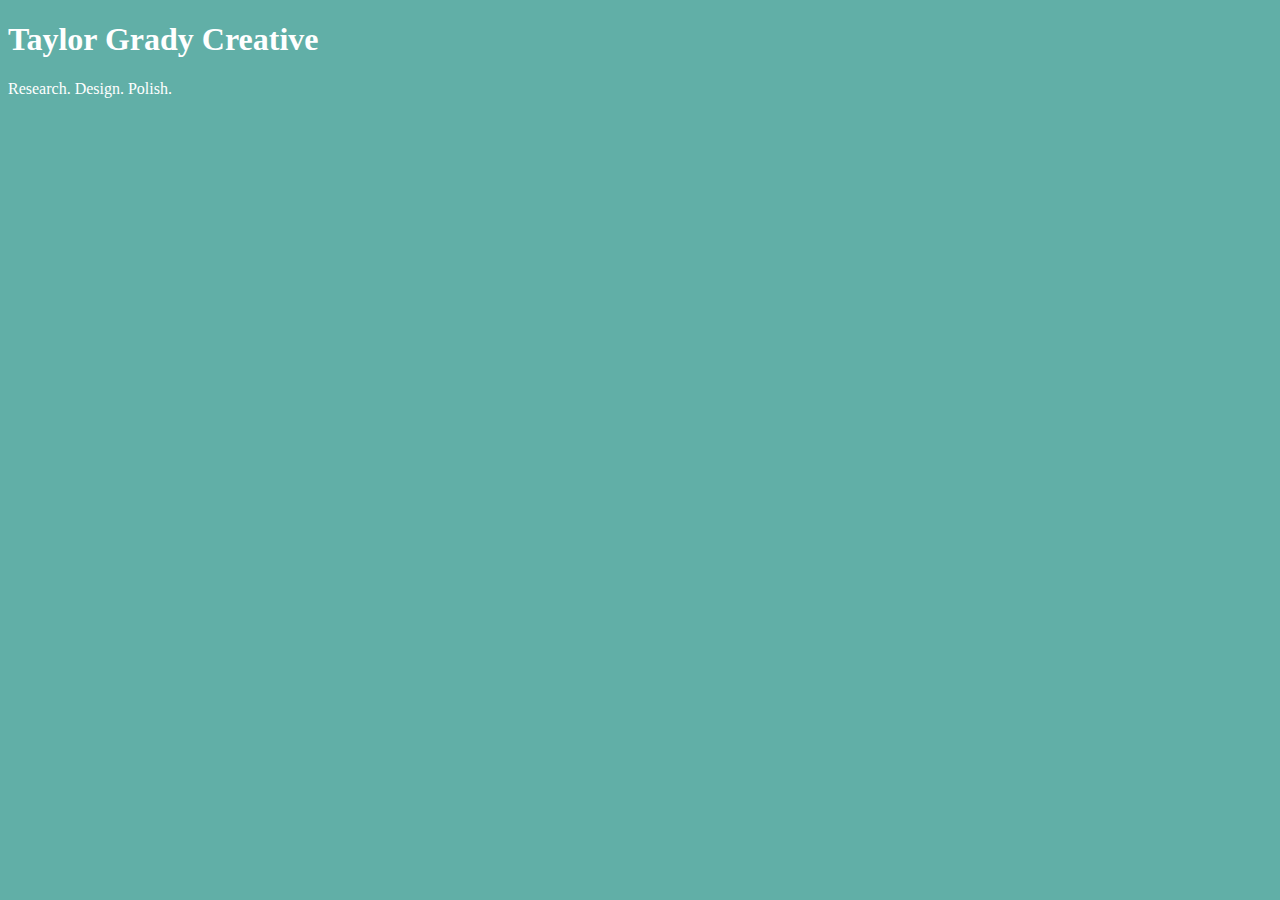
<file: unit 1/index.html>
<!DOCTYPE html>
<html>
	<head>
		<title>Taylor Grady Creative</title>
		<link rel="stylesheet" type="text/css" href="css/style.css">
	</head>
	<body>
		<h1>Taylor Grady Creative</h1>
		<p>Research. Design. Polish.</p>
	</body>
</html>
</file>
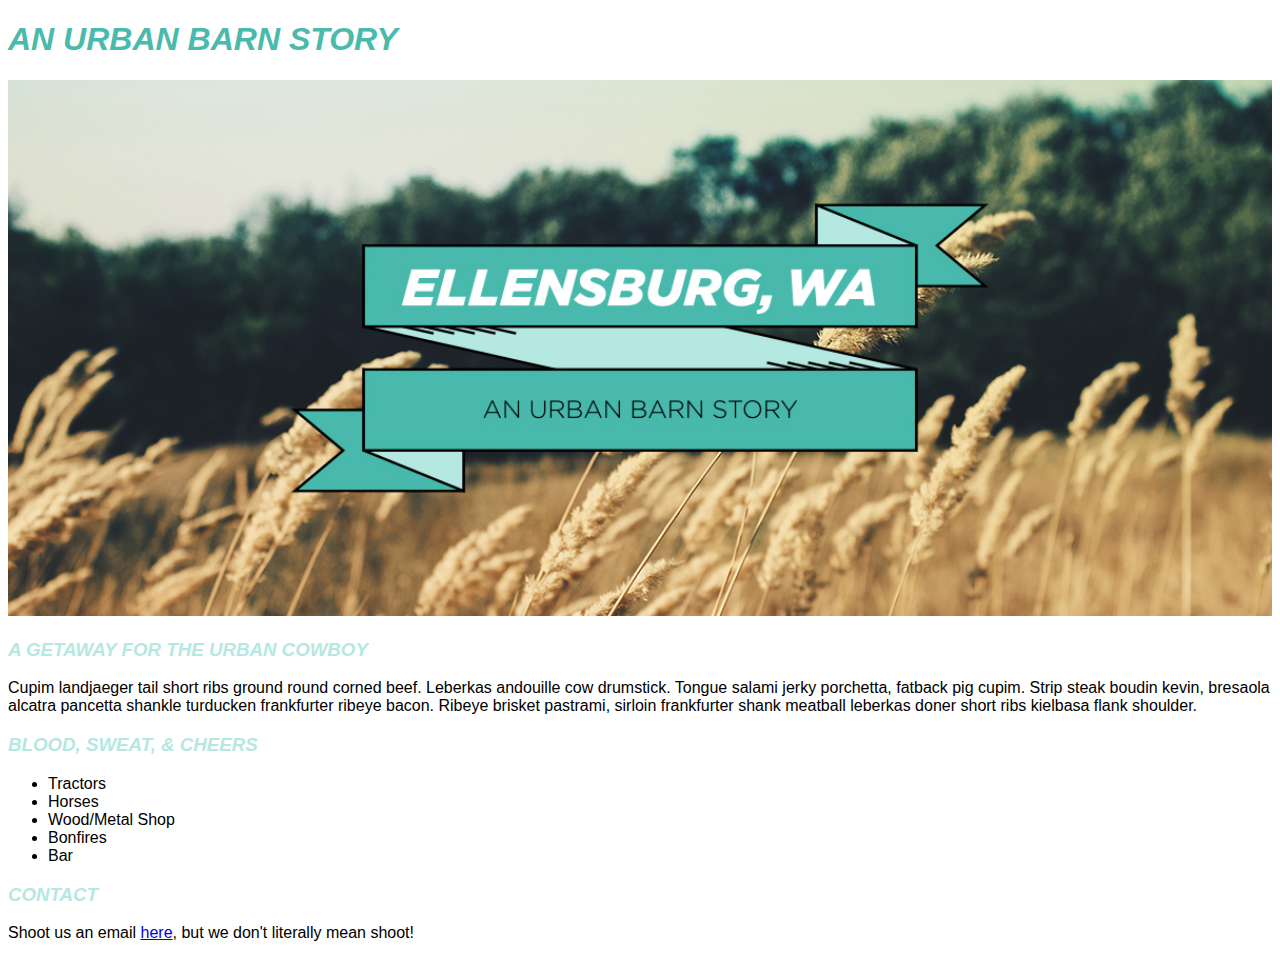
<file: unit_3/index.html>
<!DOCTYPE html>

<html>

<head>
	<link rel="stylesheet" type="text/css" href="css/style.css">
	<title>Urban Barn Story</title>
</head>

<body>	
	<h1 id="slogan">An Urban Barn Story</h1>
	      <img src="images/Ellensburg_WA_Banner.jpg"
           alt="Wheat Field in the Wind"
           title="Wheat field">
	
	<h3>
	A Getaway for the Urban Cowboy
	</h3>
		<p>Cupim landjaeger tail short ribs ground round corned beef. Leberkas andouille cow drumstick. Tongue salami jerky porchetta, fatback pig cupim. Strip steak boudin kevin, bresaola alcatra pancetta shankle turducken frankfurter ribeye bacon. Ribeye brisket pastrami, sirloin frankfurter shank meatball leberkas doner short ribs kielbasa flank shoulder.</p>
	
	<h3>Blood, Sweat, & Cheers</h3>
		<ul>
			<li>Tractors</li>
			<li>Horses</li>
			<li>Wood/Metal Shop</li>
			<li>Bonfires</li>
			<li>Bar</li>
		</ul>

	<h3>Contact</h3>
		<p>Shoot us an email <a href="mailto:taylorgradycreative@gmail.com">here</a>, but we don't literally mean shoot!</p>

</body>

</html>
</file>
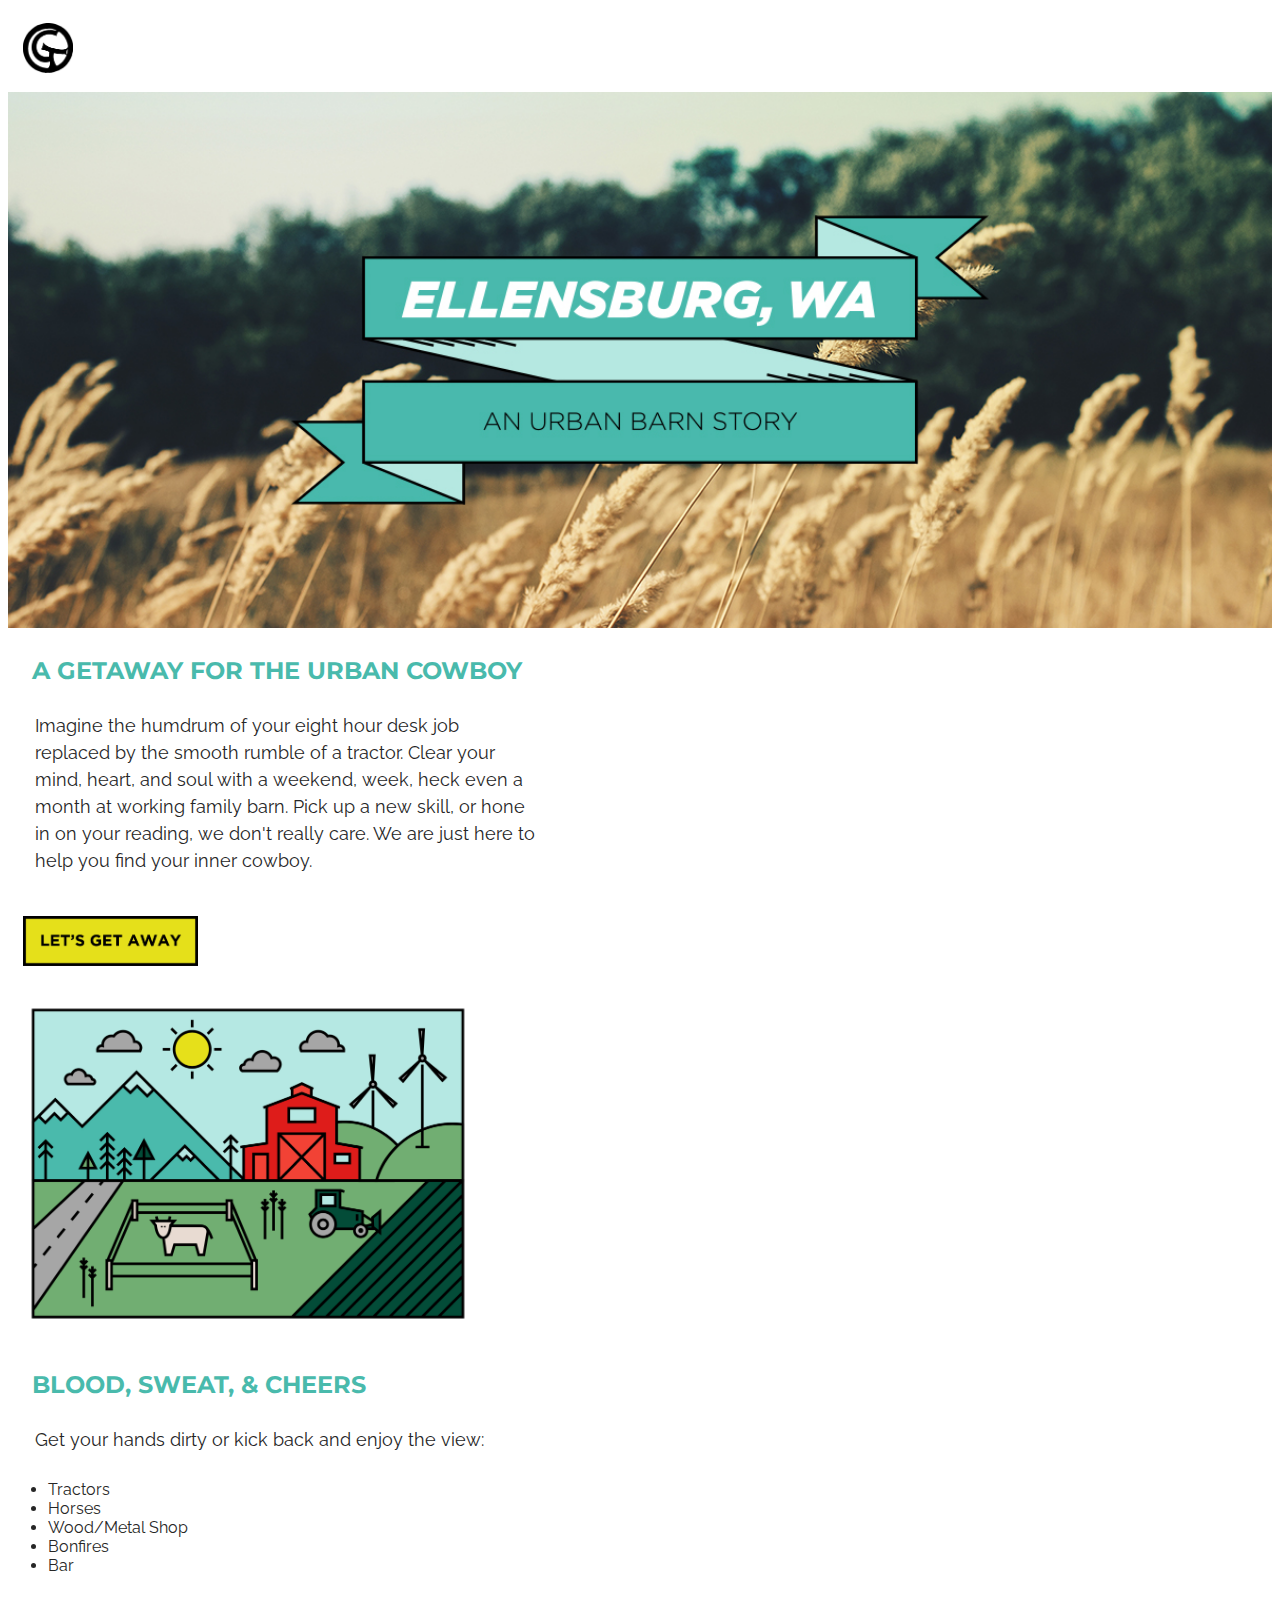
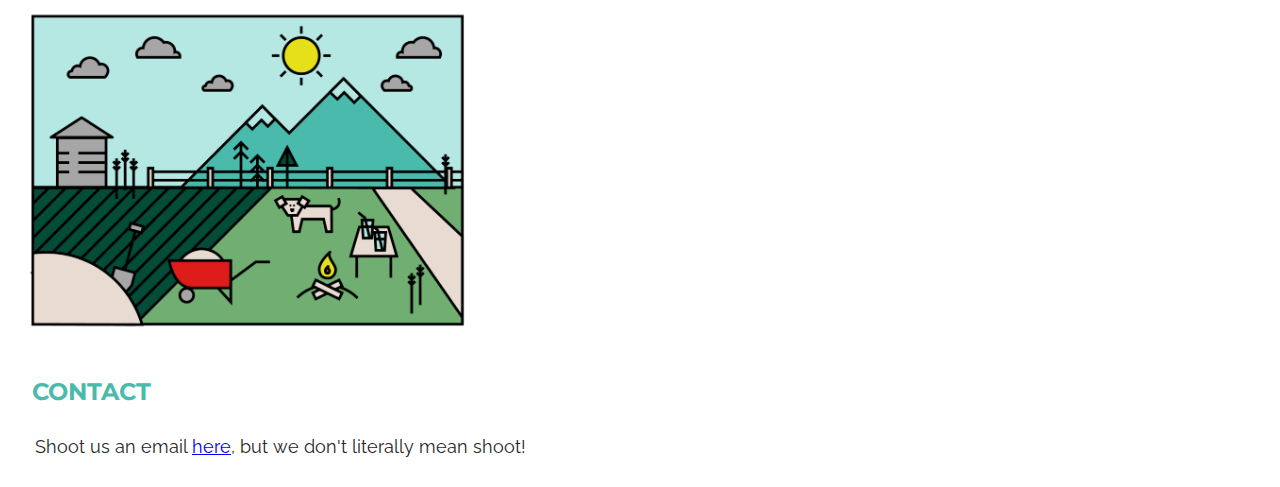
<file: unit_4/index.html>
<!DOCTYPE html>

<html>

<head>
	<link rel="stylesheet" type="text/css" href="css/style.css">
	<title>Urban Barn Story</title>
</head>

<body>	
	
	<img src="images/GT_Farms_Logo.png" style="width:50px;height:50px;margin:15px">
	<img src="images/Ellensburg_WA_Banner.jpg"
          alt="Wheat Field in the Wind"
          title="Wheat field">
	<h1>A Getaway for the Urban Cowboy</h1>
	 <p>Imagine the humdrum of your eight hour desk job replaced by the smooth rumble of a tractor. Clear your mind, heart, and soul with a weekend, week, heck even a month at working family barn. Pick up a new skill, or hone in on your reading, we don't really care. We are just here to help you find your inner cowboy.</p>
	 <img src="images/Lets_Get_Away_Button.png" style="width:175px;height:auto;margin:15px">
	 <br>
	 <img src="images/Ellensburg_illustration-01.jpg" style="width:450px;height:auto;margin:15px">
	<br>
	<h1>Blood, Sweat, & Cheers</h1>
	 <p>Get your hands dirty or kick back and enjoy the view:</p>
	 <ul>
	  <li>Tractors</li>
	  <li>Horses</li>
	  <li>Wood/Metal Shop</li>
	  <li>Bonfires</li>
	  <li>Bar</li>
	 </ul>
	 <img src="images/Ellensburg_illustration-02.jpg" style="width:450px;height:auto;margin:15px">
	 <br>
	<h1>Contact</h1>
	 <p>Shoot us an email <a href="mailto:taylorgradycreative@gmail.com">here</a>, but we don't literally mean shoot!</p>

</body>

</html>
</file>
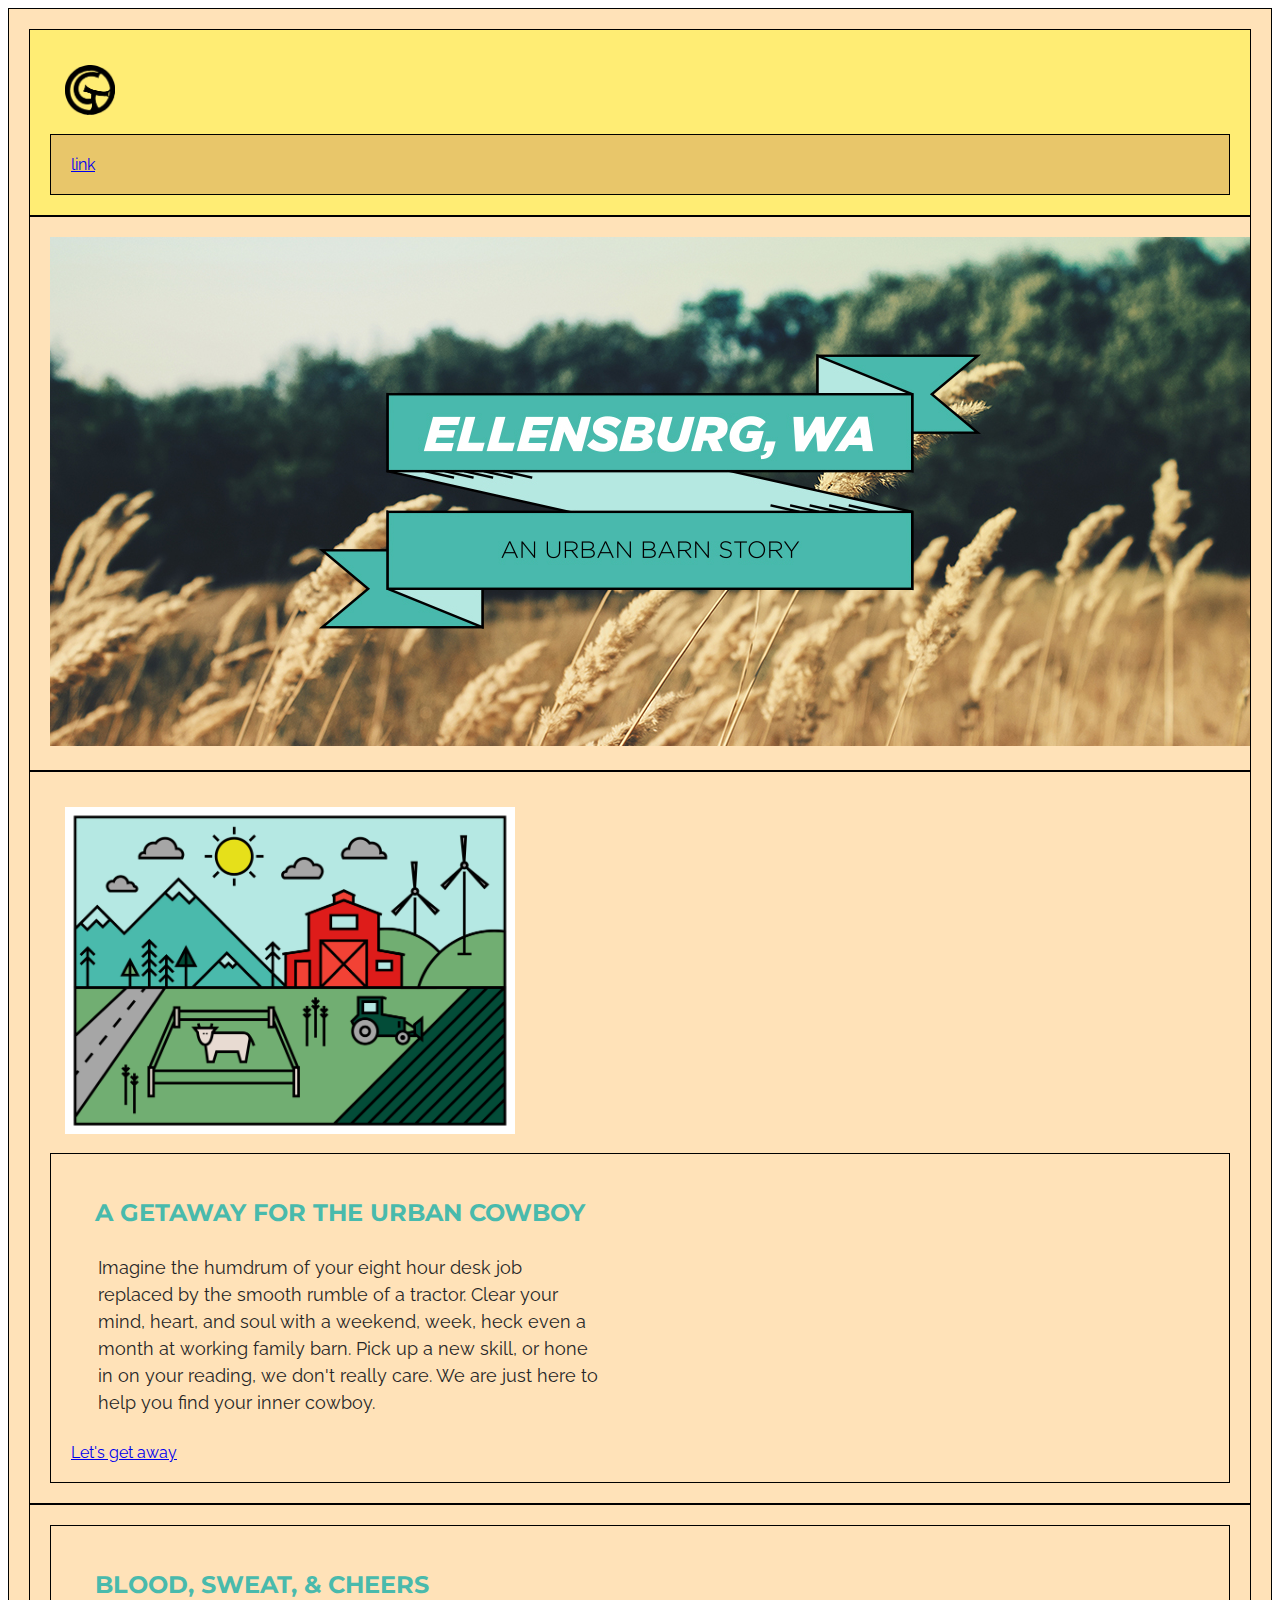
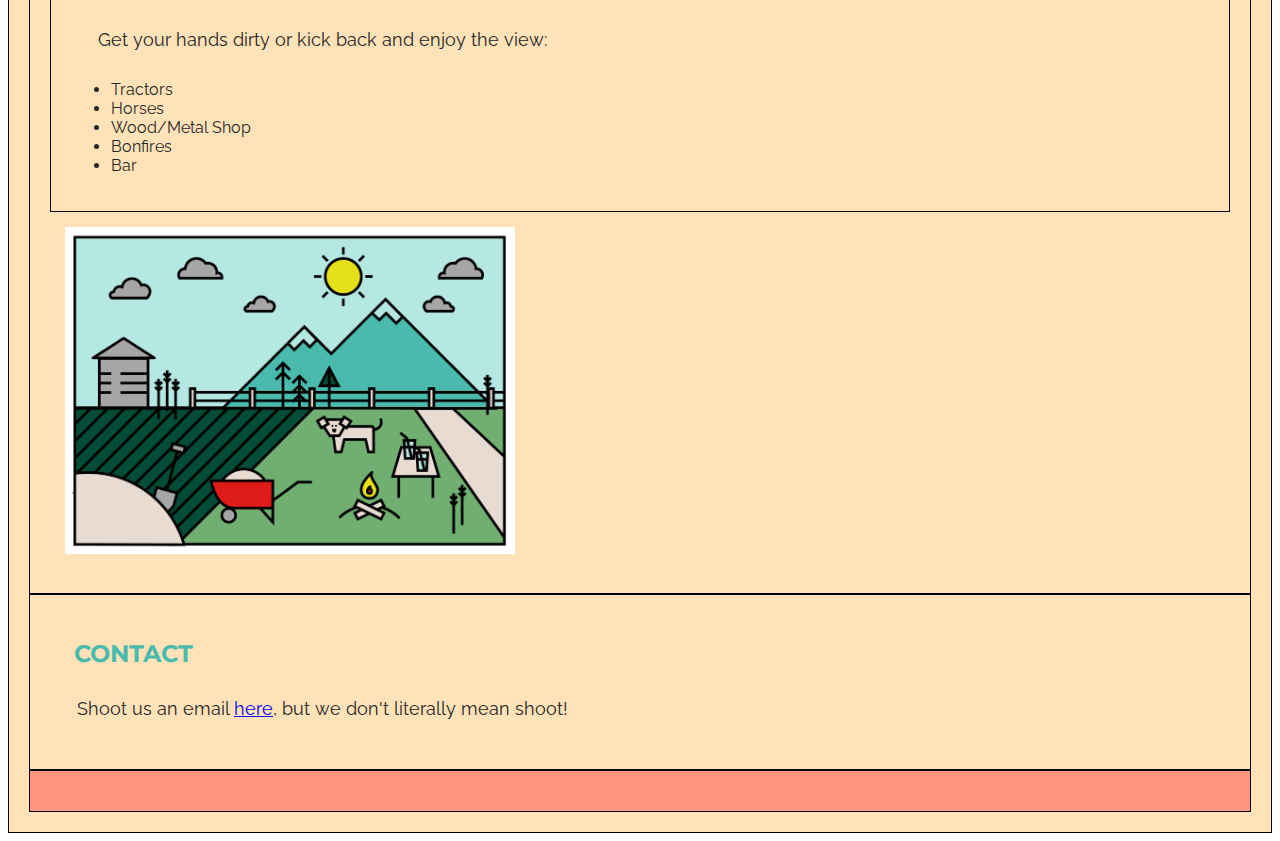
<file: unit_5/index.html>
<!DOCTYPE html>
<html>
<head>
	<title>Urban Barn Story</title>
	<link rel="stylesheet" type="text/css" href="css/style.css">
</head>
<body>
	<div id="wrapper">
		<header>
			<img src="images/GT_Farms_Logo.png" style="width:50px;height:50px;margin:15px" alt="GT Farms Logo">
			<nav>
				<a href="#">link</a>
			</nav>
		</header>
		<section id="hero_image">
			<img src="images/Ellensburg_WA_Banner.jpg" alt="Wheat Field in the Wind" title="Wheat field">
		</section>
		<main>
			<section id="one">
				<img src="images/Ellensburg_illustration-01.jpg" style="width:450px;height:auto;margin:15px">
				<div id="Getaway">
					<h1>A Getaway for the Urban Cowboy</h1>
	 				<p>Imagine the humdrum of your eight hour desk job replaced by the smooth rumble of a tractor. Clear your mind, heart, and soul with a weekend, week, heck even a month at working family barn. Pick up a new skill, or hone in on your reading, we don't really care. We are just here to help you find your inner cowboy.</p>
		 			<a href="#" class="cta">Let's get away</a>
				</div>
			</section>
			<section id="two">
				<div id="cheers">
					<h1>Blood, Sweat, & Cheers</h1>
	 				<p>Get your hands dirty or kick back and enjoy the view:</p>
	 				<ul>
	  					<li>Tractors</li>
	  					<li>Horses</li>
	  					<li>Wood/Metal Shop</li>
	  					<li>Bonfires</li>
	  					<li>Bar</li>
	 				</ul>
		 		</div>
				<img src="images/Ellensburg_illustration-02.jpg" style="width:450px;height:auto;margin:15px">
		 	</section>
		 	<section id="three">
				<h1>Contact</h1>
	 			<p>Shoot us an email <a href="mailto:taylorgradycreative@gmail.com">here</a>, but we don't literally mean shoot!</p>
			</section>
		</main>
		<footer>
					
		</footer>
	</div>
</body>
</html>
</file>
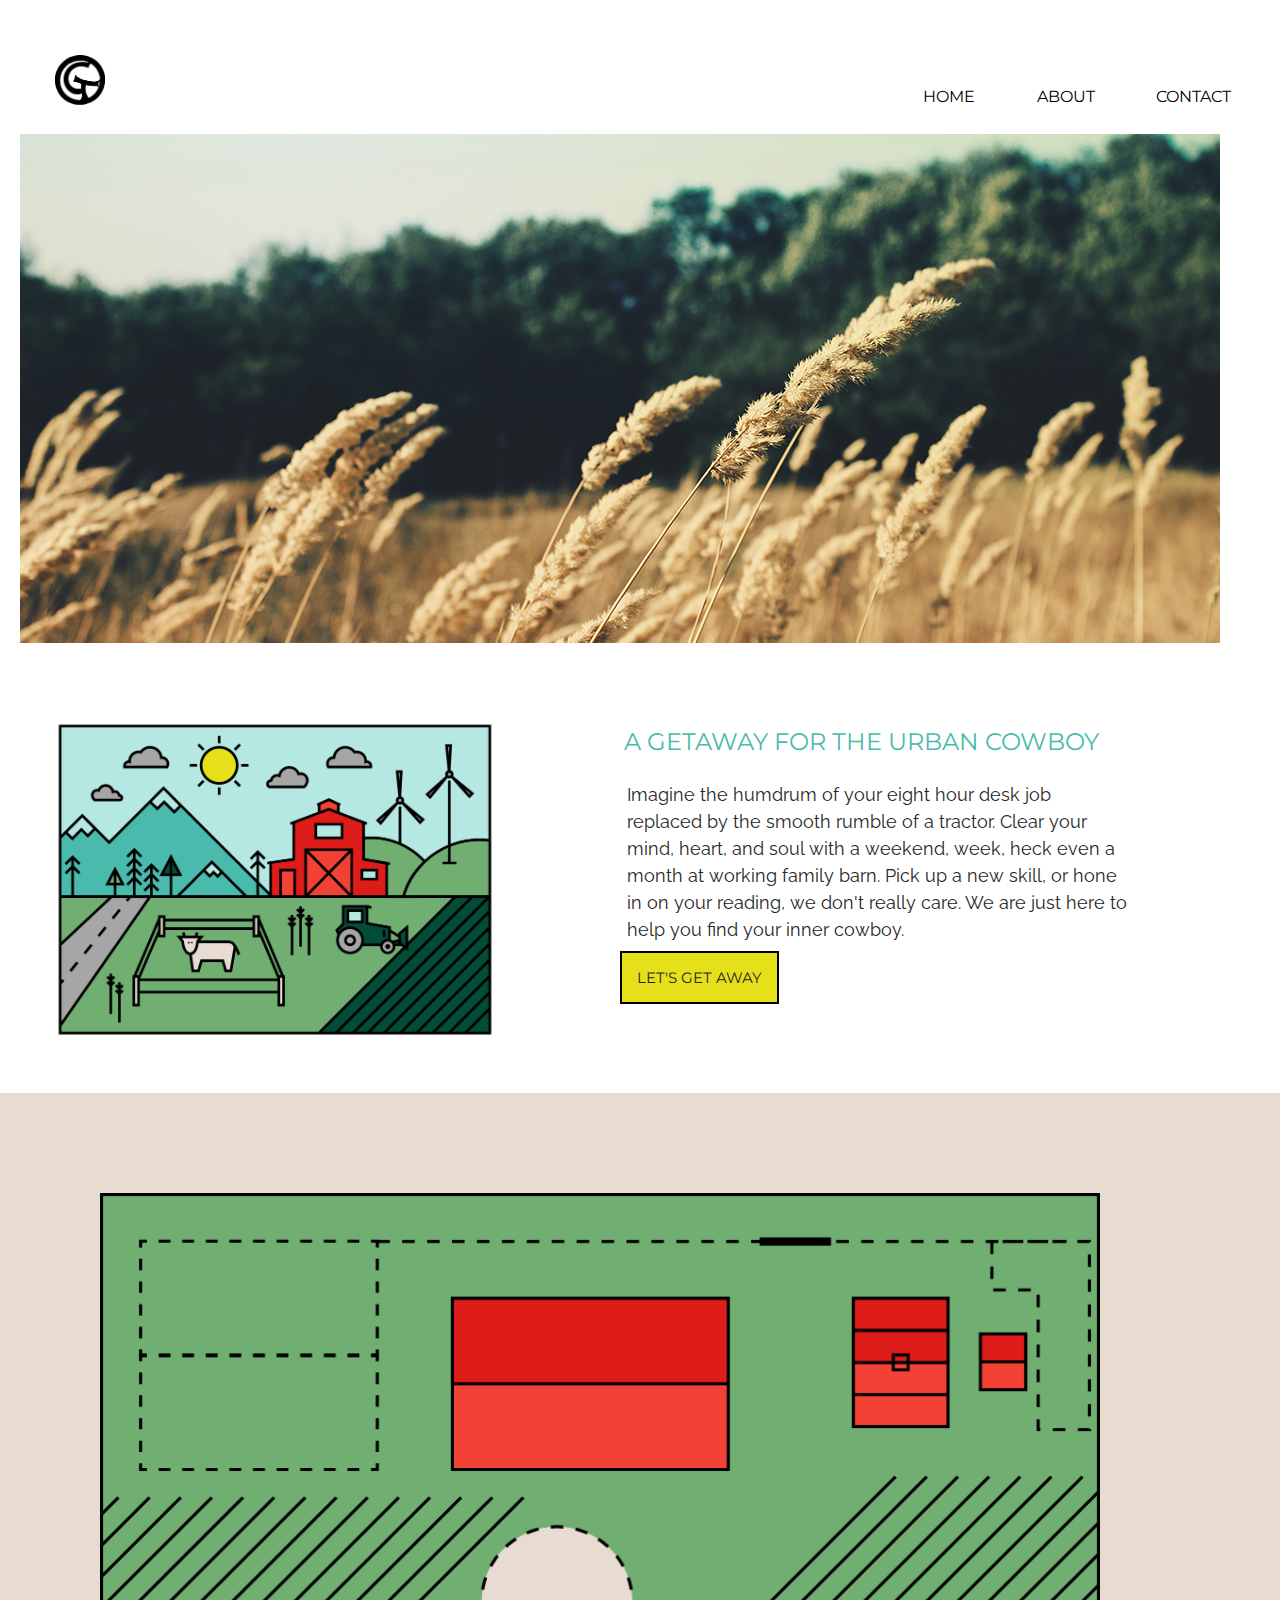
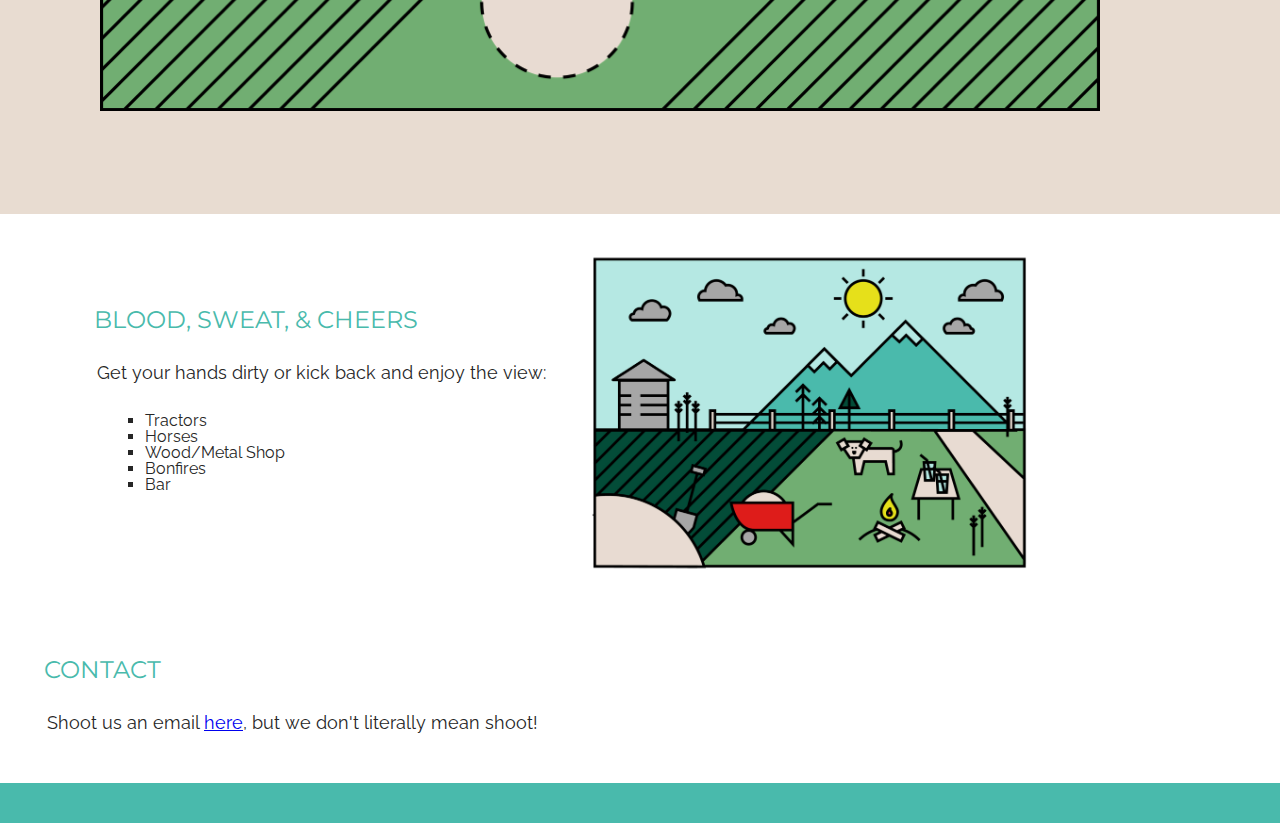
<file: unit_6/index.html>
<!DOCTYPE html>
<html>
<head>
	<title>Urban Barn Story</title>
	<link rel="stylesheet" type="text/css" href="css/reset.css">
	<link rel="stylesheet" type="text/css" href="css/style.css">
</head>
<body>
	<div id="wrapper">
		<header>
		<section>
			<img src="images/GT_Farms_Logo.png" id="GT_Logo" alt="GT Farms Logo">
		</section>
			<nav>
				<a href="#">Home</a>
				<a href="#">About</a>
				<a href="#">Contact</a>
			</nav>
		</header>
		<section>
			<img src="images/Ellensburg_WA_field.jpg" id="hero_image" alt="Wheat Field in the Wind" title="Wheat field">
		</section>
		<main>
			<section class="topic" id="about">
				<img src="images/Ellensburg_illustration-01.jpg" id="illustration_one" alt="Red Barn Illustration">
				<div id="Getaway">
					<h1>A Getaway for the Urban Cowboy</h1>
	 				<p>Imagine the humdrum of your eight hour desk job replaced by the smooth rumble of a tractor. Clear your mind, heart, and soul with a weekend, week, heck even a month at working family barn. Pick up a new skill, or hone in on your reading, we don't really care. We are just here to help you find your inner cowboy.</p>
		 			<a href="#" class="cta">Let's get away</a>
				</div>
			</section>
			<section id="map">
				<img src="images/Ellensburg_Map.jpg" id="property_map" alt="property map">
			</section>
			<section class="topic" id="services">
				<div id="cheers">
					<h1>Blood, Sweat, & Cheers</h1>
	 				<p>Get your hands dirty or kick back and enjoy the view:</p>
	 				<ul>
	  					<li>Tractors</li>
	  					<li>Horses</li>
	  					<li>Wood/Metal Shop</li>
	  					<li>Bonfires</li>
	  					<li>Bar</li>
	 				</ul>
		 		</div>
				<img src="images/Ellensburg_illustration-02.jpg" style="width:450px;height:auto;margin:15px" alt="Mountains and Tools Illustration">
		 	</section>
		 	<section class="topic" id="contact">
				<h1>Contact</h1>
	 			<p>Shoot us an email <a href="mailto:taylorgradycreative@gmail.com">here</a>, but we don't literally mean shoot!</p>
			</section>
		</main>
		<footer>
					
		</footer>
	</div>
</body>
</html>
</file>
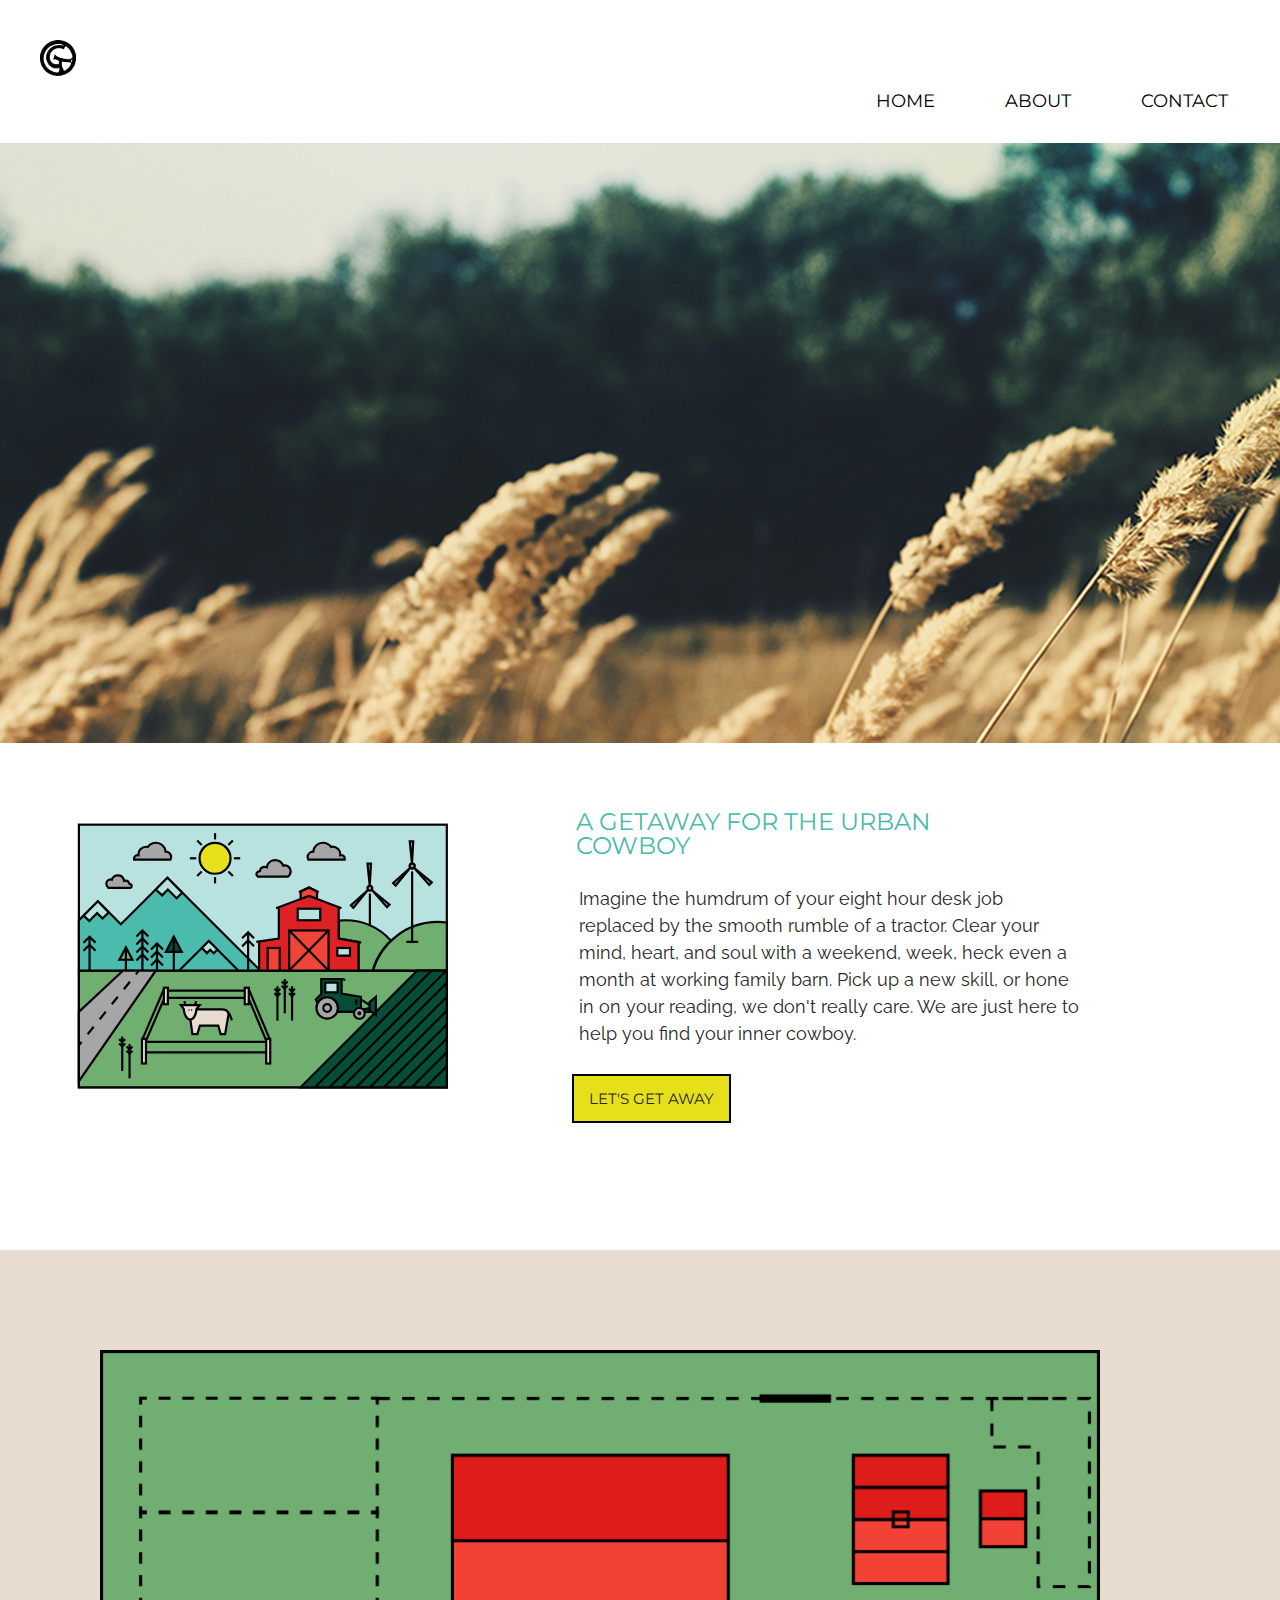
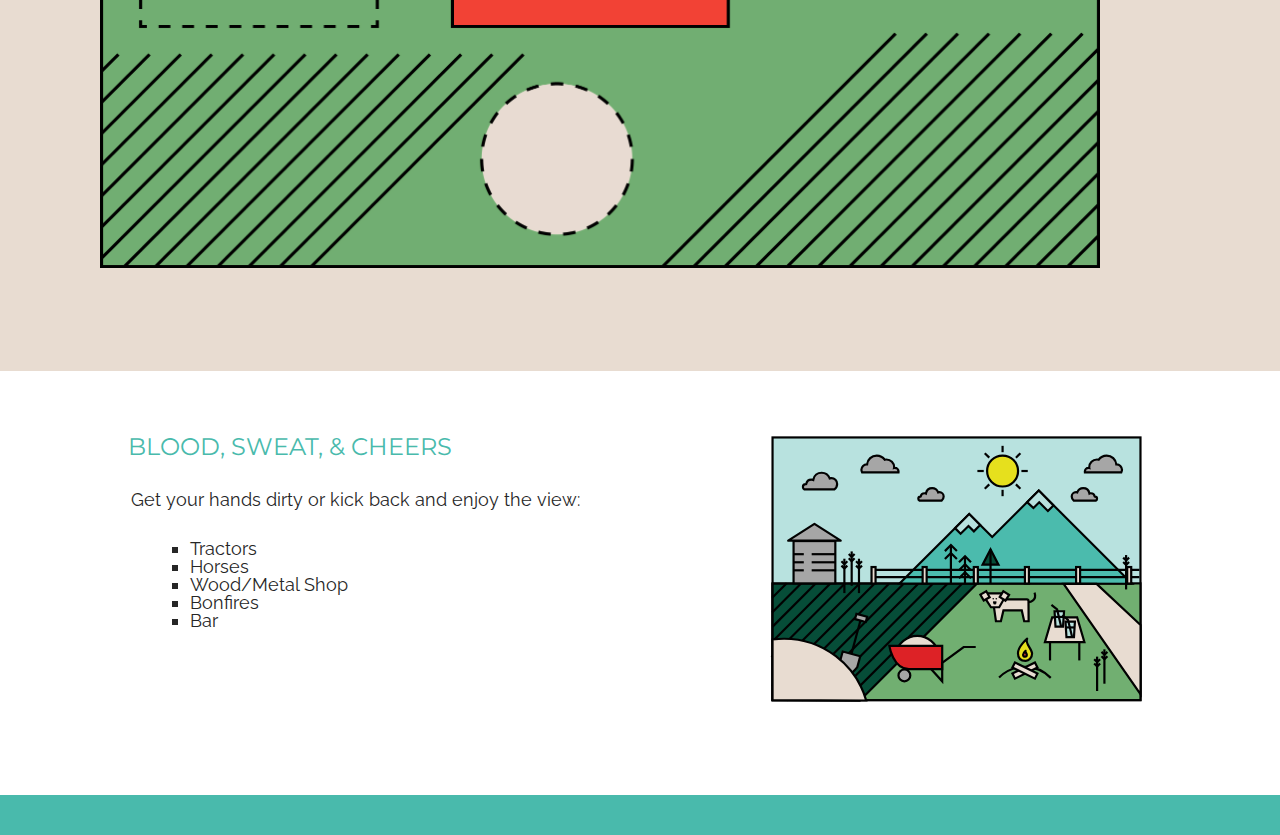
<file: unit_8/index.html>
<!DOCTYPE html>
<html>
<head>
	<title>Urban Barn Story</title>
	<link rel="stylesheet" type="text/css" href="css/reset.css">
	<link rel="stylesheet" type="text/css" href="css/style.css">
	<meta name="viewport" content="width=device-width, initialscale=1">
</head>
<body>
	<div id="wrapper">
		<header>
		<section>
			<img src="images/GT_Farms_Logo.png" id="GT_Logo" alt="GT Farms Logo">
		</section>
			<nav>
				<a href="#">Home</a>
				<a href="#">About</a>
				<a href="#">Contact</a>
			</nav>
		</header>
		<section id="header">
			<img src="images/Ellensburg_WA_field.jpg" id="hero_image" alt="Wheat Field in the Wind" title="Wheat field">
		</section>
		<main>
			<section class="topic" id="about">
				<img src="images/Ellensburg_illustration-01.svg" id="illustration_one" alt="Red Barn Illustration">
				<div id="Getaway">
					<h1>A Getaway for the Urban Cowboy</h1>
	 				<p>Imagine the humdrum of your eight hour desk job replaced by the smooth rumble of a tractor. Clear your mind, heart, and soul with a weekend, week, heck even a month at working family barn. Pick up a new skill, or hone in on your reading, we don't really care. We are just here to help you find your inner cowboy.</p>
		 			<a href="#" class="cta">Let's get away</a>
				</div>
			</section>
			<section id="map">
				<img src="images/Ellensburg_Map.jpg" id="property_map" alt="property map">
			</section>
			<section class="topic" id="services">
				<div id="cheers">
					<h1>Blood, Sweat, & Cheers</h1>
	 				<p>Get your hands dirty or kick back and enjoy the view:</p>
	 				<ul>
	  					<li>Tractors</li>
	  					<li>Horses</li>
	  					<li>Wood/Metal Shop</li>
	  					<li>Bonfires</li>
	  					<li>Bar</li>
	 				</ul>
		 		</div>
				<img src="images/Ellensburg_illustration-02.svg" id="illustration_two" alt="Mountains and Tools Illustration">
		 	</section>
		</main>
		<footer>
					
		</footer>
	</div>
</body>
</html>
</file>
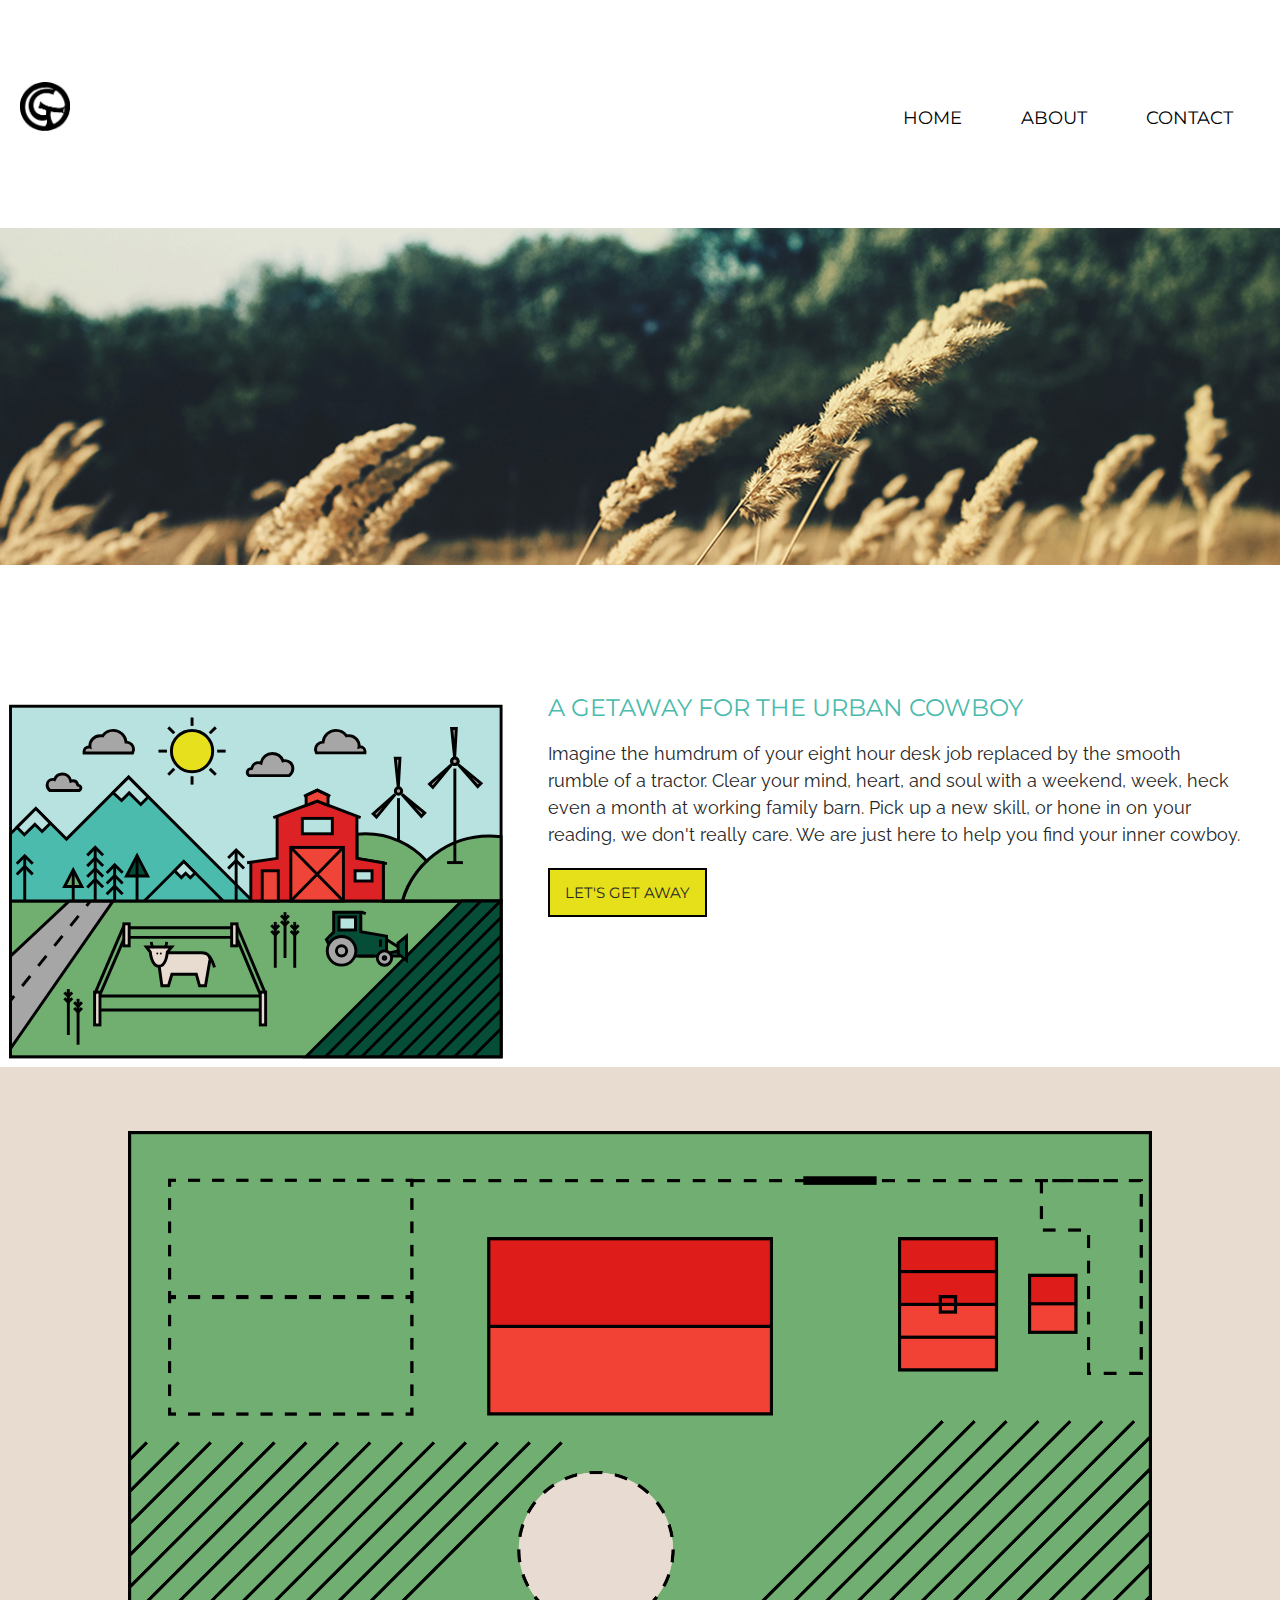
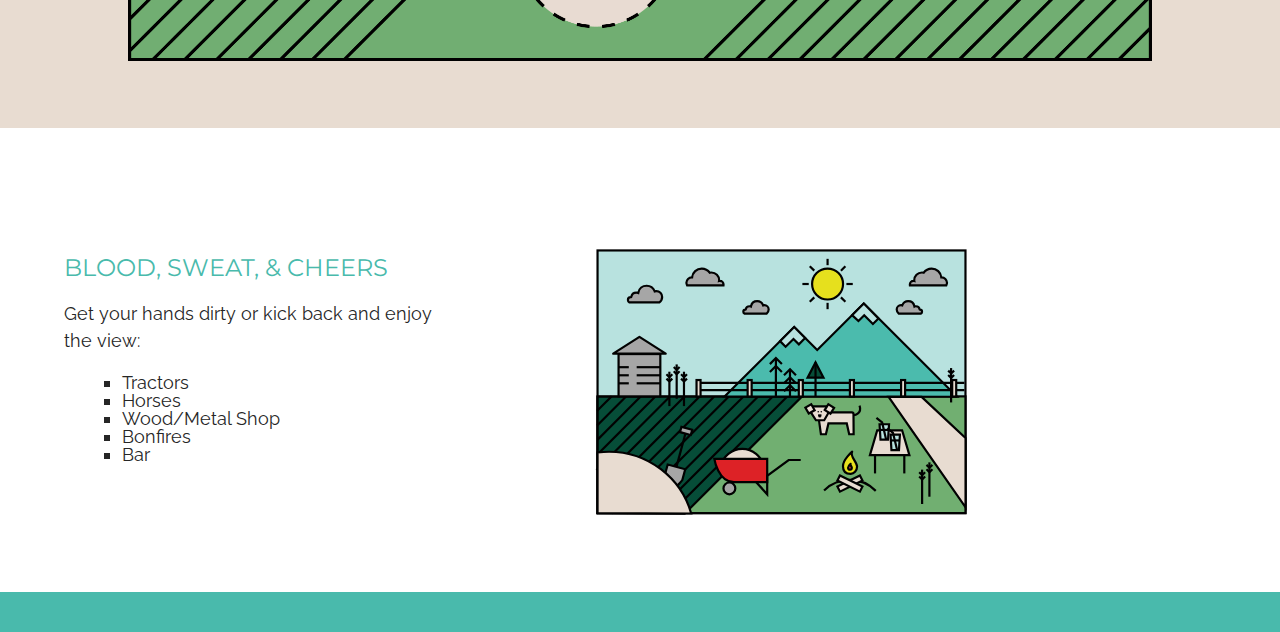
<file: unit_9/index.html>
<!DOCTYPE html>
<html>
<head>
	<title>Urban Barn Story</title>
	<link rel="stylesheet" type="text/css" href="css/reset.css">
	<link rel="stylesheet" type="text/css" href="css/style.css">
	<meta name="viewport" content="width=device-width, initialscale=1">
</head>
<body>
	<div id="wrapper">
		<header>
		<section>
			<img src="images/GT_Farms_Logo.png" id="GT_Logo" alt="GT Farms Logo">
			<nav>
				<a href="#">Home</a>
				<a href="#">About</a>
				<a href="#">Contact</a>
			</nav>
		</section>
		</header>
		<section id="header">
			<img src="images/Ellensburg_WA_field.jpg" id="hero_image" alt="Wheat Field in the Wind" title="Wheat field">
		</section>
		<main>
			<section class="topic" id="about">
				<img src="images/Ellensburg_illustration-01.svg" id="illustration_one" alt="Red Barn Illustration">
				<div id="Getaway">
					<h1>A Getaway for the Urban Cowboy</h1>
	 				<p>Imagine the humdrum of your eight hour desk job replaced by the smooth rumble of a tractor. Clear your mind, heart, and soul with a weekend, week, heck even a month at working family barn. Pick up a new skill, or hone in on your reading, we don't really care. We are just here to help you find your inner cowboy.</p>
		 			<a href="#" class="cta">Let's get away</a>
				</div>
			</section>
			<section id="map">
				<img src="images/Ellensburg_Map.jpg" id="property_map" alt="property map">
			</section>
			<section class="topic" id="services">
				<div id="cheers">
					<h1>Blood, Sweat, & Cheers</h1>
	 				<p>Get your hands dirty or kick back and enjoy the view:</p>
	 				<ul>
	  					<li>Tractors</li>
	  					<li>Horses</li>
	  					<li>Wood/Metal Shop</li>
	  					<li>Bonfires</li>
	  					<li>Bar</li>
	 				</ul>
		 		</div>
				<img src="images/Ellensburg_illustration-02.svg" id="illustration_two" alt="Mountains and Tools Illustration">
		 	</section>
		</main>
		<footer>
					
		</footer>
	</div>
</body>
</html>
</file>
<file: unit 1/css/style.css>
body {
	color:white;
	background: #61AFA7;
	font-family: georgia, serif; 
}
</file>
<file: unit_3/css/style.css>
body{
  color: #000;
  font-family: "Gotham", sans-serif;
}

img{
	width:100%;
	height: auto;
}

h1,h3{
	text-transform: uppercase;
	font-style: italic;
}

h1{
	color: #49BAAC;
}

h3{
	color:#B5E8E2;
}

#slogan{
	font-size: 35px
	font-style: italic;
}
</file>
<file: unit_4/css/style.css>
@import url(https://fonts.googleapis.com/css?family=Montserrat:700);
@import url(https://fonts.googleapis.com/css?family=Raleway:300);

body{
  color: #262626;
  font-family: "Raleway", sans-serif;
  background-image: 
}

img{
	width:100%;
	height: auto;
}

h1{
	color: #49BAAC;
	text-transform: uppercase;
	font-family: "Montserrat", sans-serif;
	font-size: 24px;
	margin: 1em;
}

p{
	font-family: 'Raleway', sans-serif;
	font-size: 18px;
	line-height: 1.5em;
	width: 500px;
	margin: 1.5em;
}
</file>
<file: unit_5/css/style.css>
@import url(https://fonts.googleapis.com/css?family=Montserrat:700);
@import url(https://fonts.googleapis.com/css?family=Raleway:300);

body{
	font-family: "Raleway", sans-serif;
	text-align: left;
	color: #262626;
}

#hero_image{
	max-width:100%;
	height: auto;
}

h1{
	font-family: "Montserrat", sans-serif;
	color: #49BAAC;
	text-transform: uppercase;
	font-size: 24px;
	margin: 1em;
}

p{
	font-family: 'Raleway', sans-serif;
	font-size: 18px;
	line-height: 1.5em;
	width: 500px;
	margin: 1.5em;
}

header {
	background-color: #FFED74;
	border: 1px black solid;
	padding: 20px;
}

nav{
	background-color: #E8C66A;
	border: 1px black solid;
	padding: 20px;
}

aside{
	background-color: #FFC675;
	border: 1px black solid;
	padding: 20px;
}

article{
	background-color: #E89C6C;
	border: 1px black solid;
	padding: 20px;
}

footer{
	background-color: #FF957E;
	border: 1px black solid;
	padding: 20px;
}

div{
	background-color: #FFE2B8;
	border: 1px black solid;
	padding: 20px;
}

section{
	background-color: #FFE2B8;
	border: 1px black solid;
	padding: 20px;
}
</file>
<file: unit_6/css/style.css>
@import url(https://fonts.googleapis.com/css?family=Montserrat:700);
@import url(https://fonts.googleapis.com/css?family=Raleway:300);

body{
	font-family: "Raleway", sans-serif;
	text-align: left;
	color: #262626;
}

#wrapper{
	padding: 0;
	margin: 0;
}

#GT_Logo{
	width:50px;
	height:50px;
	margin:15px;
	float: left;
}

nav{
	font-family: "Montserrat", sans-serif;
	text-align: right;
	text-transform: uppercase;
	color: #49BAAC;
	float: right;
}

.hero_image{
	display: block;
	width: 100%;
	margin: 0;
	padding: 0;
}

.topic{
	float: left;
	display: inline-block;
	padding: 20px;
	margin: 0;
}

.clearfix:after {
	visibility: hidden;
	display: block;
	font-size: 0;
	content: "topic";
	clear: both;
	height: 0;
}

#contact{
	clear: both;

}

h1{
	font-family: "Montserrat", sans-serif;
	color: #49BAAC;
	text-transform: uppercase;
	font-size: 24px;
	margin: 1em;
}

#illustration_one {
	width:450px;
	height:auto;
	margin:30px;
	float: left;
}

#Getaway{
	float: right;
	margin-left: 50px;
}

p{
	font-family: 'Raleway', sans-serif;
	font-size: 18px;
	line-height: 1.5em;
	width: 500px;
	margin: 1.5em;
}

.cta{
	font-family: "Montserrat", sans-serif;
	font-size: 15px;
	text-align: right;
	text-transform: uppercase;
	color: #262626;
	text-decoration: none;
	background: #E5E01A;
	padding: 15px;
	border: 2px black solid;
	margin: 20px;
}

#map{
	background: #E8DCD1;
	padding: 100px;
	clear: both;
}

#property_map{
	width: 1000px;
}

#cheers{
	width:450px;
	height:auto;
	margin:30px;
	float: left;
}

ul{
	margin-left: 75px;
}

li{
	list-style-type: square;
}

#illustration_two {
	width:450px;
	height:auto;
	float: left;
	margin-left: 100px;
}

header {
	padding: 20px;
}

nav{
	font-size: 1em;
	float: right;
}

nav a{
	text-decoration: none;
  	color: #000000;
  	margin: 1.8em;
  	display: inline-block;
}

footer{
	background-color: #49BAAC;
	padding: 20px;
	clear: both;
}

div{
	padding: 20px;
}

section{
	padding: 20px;
}
</file>
<file: unit_8/css/style.css>
@import url(https://fonts.googleapis.com/css?family=Montserrat:700);
@import url(https://fonts.googleapis.com/css?family=Raleway:300);

body{
	font-family: "Raleway", sans-serif;
	color: #262626;
	font-size: 18px;
}

#wrapper{
	width: 100%;
	margin: 0;
	padding: 0;
}

#GT_Logo{
	width: 3%;
	height: auto;
	margin: 0;
	float: left;
}

nav{
	font-family: "Montserrat", sans-serif;
	text-align: right;
	text-transform: uppercase;
	color: #49BAAC;
	float: right;
}

#header{
	width: 100%;
	margin: 0;
	padding: 0;
}

.hero_image{
	width: 100%;
	height: auto;
	margin: 0;
	padding: 0;
}

.topic{
	float: center;
	display: inline-block;
	width: 100%;
}

.clearfix:after {
	visibility: hidden;
	display: block;
	font-size: 0;
	content: "topic";
	clear: both;
	height: 0;
}

h1{
	font-family: "Montserrat", sans-serif;
	color: #49BAAC;
	text-transform: uppercase;
	font-size: 24px;
	margin: 1em;
}

#illustration_one {
	width: 30%;
	margin: 4%;
	height: auto;
	float: left;
}

#Getaway{
	display: block;
	width: 40%;
	float: left;
	margin: 0 0 5% 2%;
}

p{
	font-family: 'Raleway', sans-serif;
	font-size: 18px;
	line-height: 1.5em;
	width: 500px;
	padding: 0;
	margin: 1.5em;
}

.cta{
	font-family: "Montserrat", sans-serif;
	font-size: 15px;
	text-align: right;
	text-transform: uppercase;
	color: #262626;
	text-decoration: none;
	background: #E5E01A;
	padding: 15px;
	border: 2px black solid;
	margin: 0 0 4% 4%;
	float: left;
}

#map{
	background: #E8DCD1;
	padding: 100px;
	clear: both;
}

#property_map{
	width: 1000px;
}

#cheers{
	width: 45%;
	margin: 0 0 0 5%;
	float: left;
}

ul{
	margin-left: 15%;
}

li{
	list-style-type: square;
}

#illustration_two {
	width: 30%;
	margin: 3% 5% 5% 5%;
	height: auto;
	float: left;
}

header {
	padding: 20px;
}

nav{
	font-size: 1em;
	float: right;
}

nav a{
	text-decoration: none;
  	color: #000000;
  	margin: 1.8em;
  	display: inline-block;
}

footer{
	background-color: #49BAAC;
	padding: 20px;
	clear: both;
}

div{
	padding: 20px;
}

section{
	padding: 20px;
}

@media only screen and (max-width: 1180px){
	#Getaway {
		clear: both;
	}
	h1 {
		font-size: 20px;
	}
	p {
		font-size: 16px;
		width: 400px;
	}
	.cta {
		font-size: 12px;
	}
}

@media only screen and (max-width: 400px){
	.topic{
		float: center;
		width: 400px;
	}

	#Getaway {
		width: 100%;
		display:inline-block;
	}
	h1 {
		font-size: 20px;
	}
	p {
		font-size: 16px;
		width: 400px;
	}
	.cta {
		font-size: 12px;
	}
	#illustration_one {
		width: 75%;
	}
	#illustration_two {
		width: 75%;
	}
	#GT_Logo {
		width: 15%;
		padding-bottom: 25px;
	}
	nav {
		display: none;
	}
	#hero_image {
		height: 300px;
		width: auto;
	}
}
</file>
<file: unit_9/css/style.css>
@import url(https://fonts.googleapis.com/css?family=Montserrat:700);
@import url(https://fonts.googleapis.com/css?family=Raleway:300);
* { box-sizing:border-box; }
body{
	font-family: "Raleway", sans-serif;
	color: #262626;
	font-size: 18px;
}

.header{
	width: 100%;
	margin: 0;
	padding: 0;
}

#wrapper{
	width: 100%;
	margin: 0;
	padding: 0;
}

#GT_Logo{
	width: 4%;
	height: auto;
	margin: 0;
	float: left;
}

nav{
	font-family: "Montserrat", sans-serif;
	text-align: right;
	text-transform: uppercase;
	color: #49BAAC;
	float: right;
}

#hero_image{
	width: 100%;
	margin: 0;
	padding: 0;
}

.hero_image{
	width: 100%;
	height: auto;
	margin: 0;
	padding: 0;
}

.topic{
	display: block;
	margin: auto;
	width: 100%;
}

.clearfix:after {
	visibility: hidden;
	display: block;
	font-size: 0;
	content: "topic";
	clear: both;
	height: 0;
}

h1{
	font-family: "Montserrat", sans-serif;
	color: #49BAAC;
	text-transform: uppercase;
	font-size: 24px;
	margin: 0 0 20px 0;
}

#illustration_one {
	display: inline-block;
	width: 40%;
	/* margin: 4%; */
	padding: 0;
	height: auto;
	float: left;
	position: relative;
}

#Getaway{
	display: inline-block;
	position: absolute;
	width: 60%;
	float: left;
	padding: 0 2em;
	position: relative;
}

p{
	font-family: 'Raleway', sans-serif;
	font-size: 18px;
	line-height: 1.5em;
	width: 100%;
	padding: 0;
	margin: 0 0 20px 0;
}

.cta{
	font-family: "Montserrat", sans-serif;
	font-size: 15px;
	text-align: right;
	text-transform: uppercase;
	color: #262626;
	text-decoration: none;
	background: #E5E01A;
	padding: 15px;
	border: 2px black solid;
	margin: 0 0 4% 0;
	float: left;
}

#map{
	background: #E8DCD1;
	margin: 0;
	clear: both;
	text-align: center;
}

#property_map{
	width: 80%;
	margin: 0 auto;
}

#cheers{
	display: inline-block;
	position: absolute;
	width: 40%;
	float: left;
	margin: 0 2% 5% 0;
	position: relative;
}

ul{
	margin-left: 15%;
}

li{
	list-style-type: square;
}

#illustration_two {
	display: inline-block;
	width: 30%;
	margin: 4%;
	padding: 0;
	height: auto;
	float: left;
	position: relative;
}

header {
	padding: 20px;
}

nav{
	font-size: 1em;
	float: right;
}

nav a{
	text-decoration: none;
	color: #000000;
	padding: 1.5em;
	display: inline-block;
}

footer{
	background-color: #49BAAC;
	padding: 20px;
	clear: both;
}

div{
	padding: 5%;
}

section{
	padding: 5% 0;
}

@media only screen and (max-width: 1180px){
	#Getaway {
		clear: both;
	}
	h1 {
		font-size: 20px;
	}
	p {
		font-size: 16px;
		width: 400px;
	}
	.cta {
		font-size: 12px;
	}
}

@media only screen and (max-width: 400px){
	.topic{
		float: center;
		width: 400px;
	}

	#Getaway {
		width: 100%;
		display:inline-block;
	}
	h1 {
		font-size: 20px;
	}
	p {
		font-size: 16px;
		width: 400px;
	}
	.cta {
		font-size: 12px;
	}
	#illustration_one {
		width: 75%;
	}
	#illustration_two {
		width: 75%;
	}
	#GT_Logo {
		width: 15%;
		padding-bottom: 25px;
	}
	nav {
		display: none;
	}
	#hero_image {
		height: 300px;
		width: auto;
	}
}

@media only screen and (min-width: 1921px){

}
</file>
